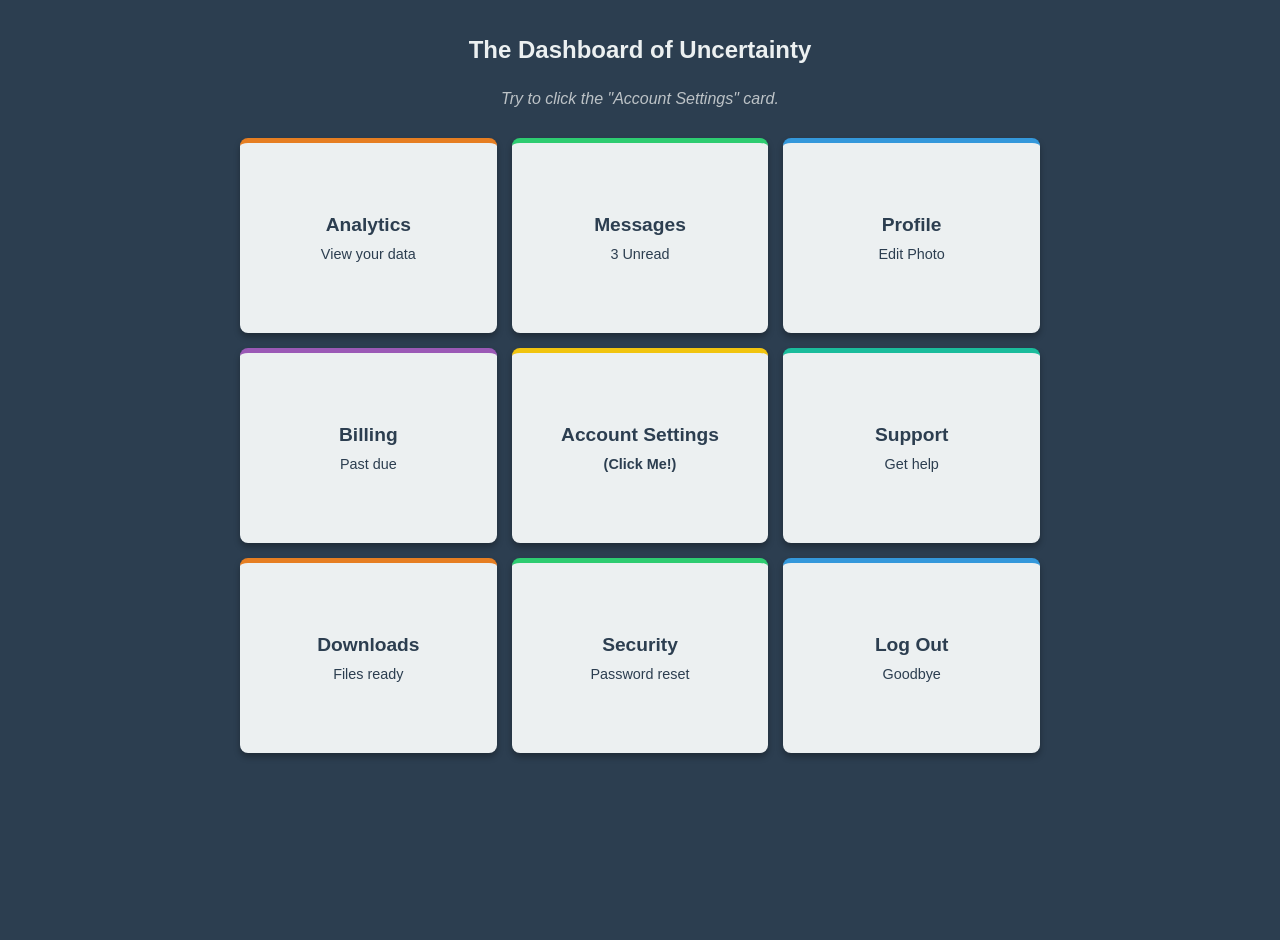
<file: dashboard_de_l_incertitude.html>
<!DOCTYPE html>
<html lang="en">
<head>
    <meta charset="UTF-8">
    <meta name="viewport" content="width=device-width, initial-scale=1.0">
    <title>The Shifting Sands</title>
    <style>
        body {
            background-color: #2c3e50;
            font-family: 'Arial', sans-serif;
            color: white;
            margin: 0;
            padding: 20px;
            display: flex;
            flex-direction: column;
            align-items: center;
            min-height: 100vh;
        }

        h1 {
            margin-bottom: 10px;
            font-size: 1.5rem;
            color: #ecf0f1;
        }

        p.subtitle {
            color: #bdc3c7;
            margin-bottom: 30px;
            font-style: italic;
        }

        /* The Chaos Container */
        .grid-container {
            display: grid;
            grid-template-columns: repeat(3, 1fr);
            gap: 15px;
            width: 800px;
            max-width: 90vw;
            perspective: 1000px; /* Adds 3D depth for the flip effect */
        }

        .card {
            background-color: #ecf0f1;
            color: #2c3e50;
            padding: 20px;
            border-radius: 8px;
            height: 150px;
            display: flex;
            flex-direction: column;
            justify-content: center;
            align-items: center;
            text-align: center;
            cursor: pointer;
            box-shadow: 0 4px 6px rgba(0,0,0,0.3);
            transition: transform 0.3s ease, background-color 0.2s;
            
            /* This is the magic property we will manipulate */
            order: 0; 
        }

        .card:hover {
            background-color: #e74c3c; /* Turn red to signify danger/error */
            color: white;
            transform: scale(0.95); /* Shrink slightly */
        }

        .card h2 {
            margin: 0 0 10px 0;
            font-size: 1.2rem;
        }

        .card p {
            font-size: 0.9rem;
            margin: 0;
        }

        /* Specific colors for visual confusion */
        .c1 { border-top: 5px solid #e67e22; }
        .c2 { border-top: 5px solid #2ecc71; }
        .c3 { border-top: 5px solid #3498db; }
        .c4 { border-top: 5px solid #9b59b6; }
        .c5 { border-top: 5px solid #f1c40f; }
        .c6 { border-top: 5px solid #1abc9c; }

    </style>
</head>
<body>

    <h1>The Dashboard of Uncertainty</h1>
    <p class="subtitle">Try to click the "Account Settings" card.</p>

    <div class="grid-container" id="grid">
        <div class="card c1" onmouseenter="shuffleDeck()">
            <h2>Analytics</h2>
            <p>View your data</p>
        </div>
        <div class="card c2" onmouseenter="shuffleDeck()">
            <h2>Messages</h2>
            <p>3 Unread</p>
        </div>
        <div class="card c3" onmouseenter="shuffleDeck()">
            <h2>Profile</h2>
            <p>Edit Photo</p>
        </div>
        <div class="card c4" onmouseenter="shuffleDeck()">
            <h2>Billing</h2>
            <p>Past due</p>
        </div>
        <div class="card c5" onmouseenter="shuffleDeck()">
            <h2>Account Settings</h2>
            <p><strong>(Click Me!)</strong></p>
        </div>
        <div class="card c6" onmouseenter="shuffleDeck()">
            <h2>Support</h2>
            <p>Get help</p>
        </div>
        <div class="card c1" onmouseenter="shuffleDeck()">
            <h2>Downloads</h2>
            <p>Files ready</p>
        </div>
        <div class="card c2" onmouseenter="shuffleDeck()">
            <h2>Security</h2>
            <p>Password reset</p>
        </div>
        <div class="card c3" onmouseenter="shuffleDeck()">
            <h2>Log Out</h2>
            <p>Goodbye</p>
        </div>
    </div>

    <script>
        function shuffleDeck() {
            const container = document.getElementById('grid');
            const cards = Array.from(container.children);
            
            // We use a short timeout so the user sees the card they aimed for
            // for a split second before it vanishes. This maximizes psychological damage.
            setTimeout(() => {
                cards.forEach(card => {
                    // Flexbox/Grid 'order' property allows us to visually reorder 
                    // DOM elements without actually moving them in the HTML structure.
                    // We assign a random integer between 0 and 100 to every card.
                    const randomOrder = Math.floor(Math.random() * 100);
                    card.style.order = randomOrder;
                });
            }, 100); // 100ms delay - just enough to register "I'm about to click"
        }
    </script>

</body>
</html>
</file>
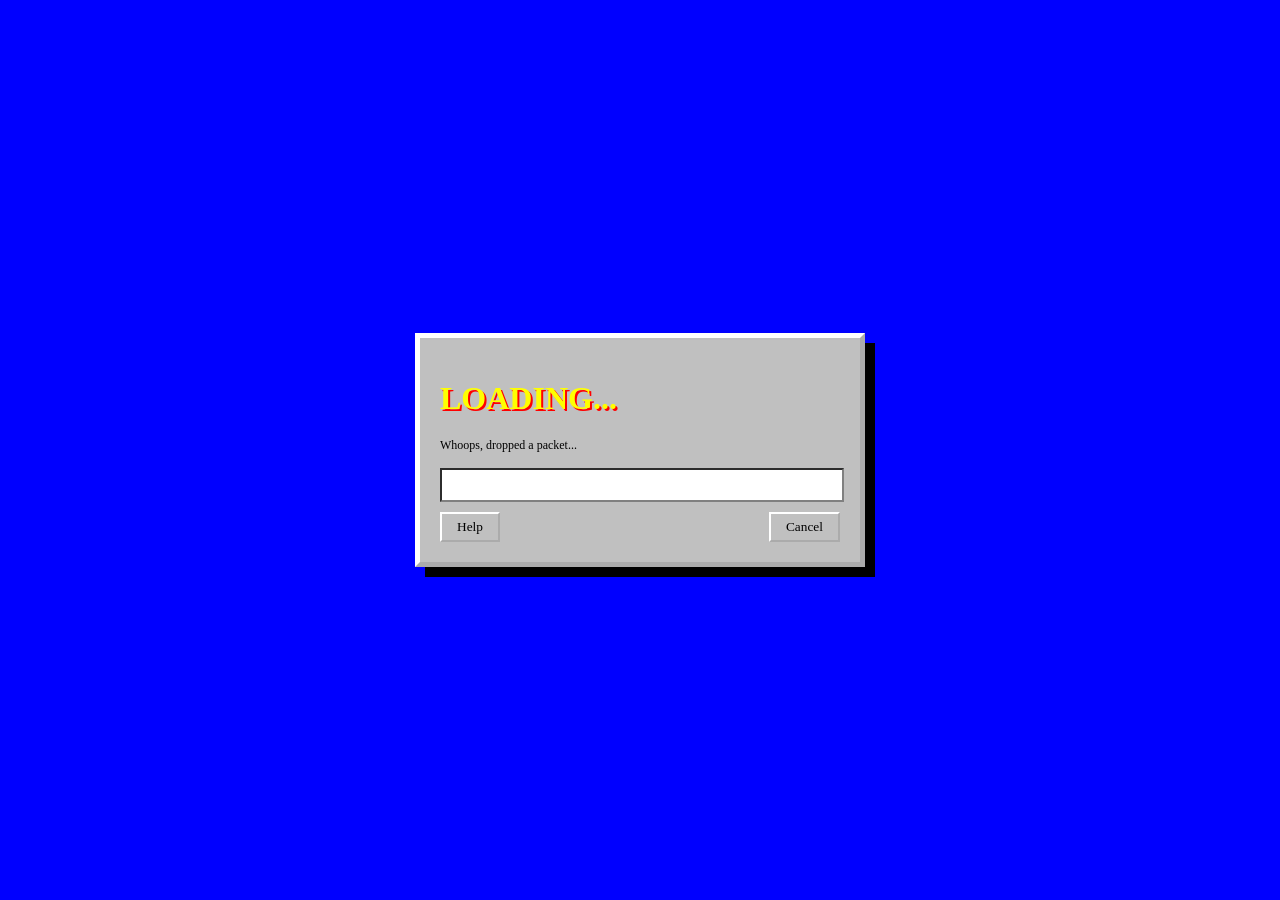
<file: patience.html>
<!DOCTYPE html>
<html lang="en">
<head>
    <meta charset="UTF-8">
    <meta name="viewport" content="width=device-width, initial-scale=1.0">
    <title>Please Wait...</title>
    <style>
        body {
            background-color: #0000FF; /* Eye-searing blue */
            color: #FFFF00; /* Unreadable yellow */
            font-family: "Comic Sans MS", "Comic Sans", cursive;
            display: flex;
            flex-direction: column;
            align-items: center;
            justify-content: center;
            height: 100vh;
            margin: 0;
            cursor: wait; /* Cursor is always loading */
            overflow: hidden;
        }

        h1 {
            text-decoration: blink; /* Only works in some browsers, but the intent is there */
            animation: shake 0.5s infinite;
            text-shadow: 2px 2px #FF0000;
        }

        .window {
            background: #C0C0C0; /* Windows 95 Grey */
            border: 5px outset #FFFFFF;
            padding: 20px;
            width: 400px;
            box-shadow: 10px 10px 0px #000000;
        }

        .loading-container {
            width: 100%;
            height: 30px;
            background-color: #FFFFFF;
            border: 2px inset #808080;
            margin-bottom: 10px;
            position: relative;
        }

        .bar {
            width: 0%;
            height: 100%;
            background: repeating-linear-gradient(
                45deg,
                #00FF00,
                #00FF00 10px,
                #FF0000 10px,
                #FF0000 20px
            );
            transition: width 0.2s linear; /* Smooth but unpredictable */
        }

        .status-text {
            font-size: 12px;
            margin-bottom: 15px;
            color: black;
        }

        .btn-group {
            display: flex;
            justify-content: space-between;
        }

        button {
            background: #C0C0C0;
            border: 2px outset #FFFFFF;
            font-family: "Comic Sans MS", cursive;
            cursor: pointer;
            padding: 5px 15px;
        }

        button:active {
            border: 2px inset #FFFFFF;
        }

        /* The "Cancel" button that runs away */
        #cancelBtn {
            position: relative;
            transition: all 0.1s;
        }

        @keyframes shake {
            0% { transform: translate(1px, 1px) rotate(0deg); }
            10% { transform: translate(-1px, -2px) rotate(-1deg); }
            20% { transform: translate(-3px, 0px) rotate(1deg); }
            30% { transform: translate(3px, 2px) rotate(0deg); }
            40% { transform: translate(1px, -1px) rotate(1deg); }
            50% { transform: translate(-1px, 2px) rotate(-1deg); }
            60% { transform: translate(-3px, 1px) rotate(0deg); }
            70% { transform: translate(3px, 1px) rotate(-1deg); }
            80% { transform: translate(-1px, -1px) rotate(1deg); }
            90% { transform: translate(1px, 2px) rotate(0deg); }
            100% { transform: translate(1px, -2px) rotate(-1deg); }
        }
    </style>
</head>
<body>

    <div class="window">
        <h1>LOADING...</h1>
        <div class="status-text" id="status">Initializing frustration protocols...</div>
        
        <div class="loading-container">
            <div class="bar" id="progressBar"></div>
        </div>

        <div class="btn-group">
            <button onclick="alert('Why would you click this? Now it will take longer.')">Help</button>
            <button id="cancelBtn" onmouseover="moveButton()">Cancel</button>
        </div>
    </div>

    <script>
        const bar = document.getElementById('progressBar');
        const status = document.getElementById('status');
        let progress = 0;

        const messages = [
            "Reticulating splines...",
            "Downloading more RAM...",
            "Re-calibrating pixels...",
            "Buffering the buffer...",
            "Asking the server nicely...",
            "Deleting System32 (Just kidding)...",
            "Calculating infinity...",
            "Please wait...",
            "Still waiting...",
            "Almost there (not really)..."
        ];

        function erraticLoad() {
            // 1. Randomly decide if we move forward, stop, or go backward
            const mood = Math.random();

            if (mood > 0.8) {
                // GO BACKWARDS (The ultimate frustration)
                progress -= Math.random() * 10;
                status.innerText = "Whoops, dropped a packet...";
            } else if (mood > 0.6) {
                // STALL
                // Do nothing to progress
                status.innerText = "Not responding...";
            } else {
                // GO FORWARD
                // If we are close to 100%, apply Zeno's Paradox (halve the distance)
                if (progress > 90) {
                    progress += (100 - progress) * 0.05; 
                    status.innerText = "Finalizing...";
                } else {
                    progress += Math.random() * 15;
                    status.innerText = messages[Math.floor(Math.random() * messages.length)];
                }
            }

            // Clamp values
            if (progress < 0) progress = 0;
            if (progress > 99.9) progress = 99.9; // NEVER hit 100

            // Apply width
            bar.style.width = progress + "%";

            // 2. Randomize the speed of the next update
            // Sometimes fast (50ms), sometimes agonizingly slow (2000ms)
            let nextUpdate = Math.random() * 1000;
            if (Math.random() > 0.9) nextUpdate = 3000; // Occasional massive lag spike

            setTimeout(erraticLoad, nextUpdate);
        }

        // The button that runs away
        function moveButton() {
            const btn = document.getElementById('cancelBtn');
            const x = (Math.random() * 200) - 100;
            const y = (Math.random() * 100) - 50;
            btn.style.transform = `translate(${x}px, ${y}px)`;
        }

        // Start the pain
        setTimeout(erraticLoad, 500);

    </script>
</body>
</html>
</file>
